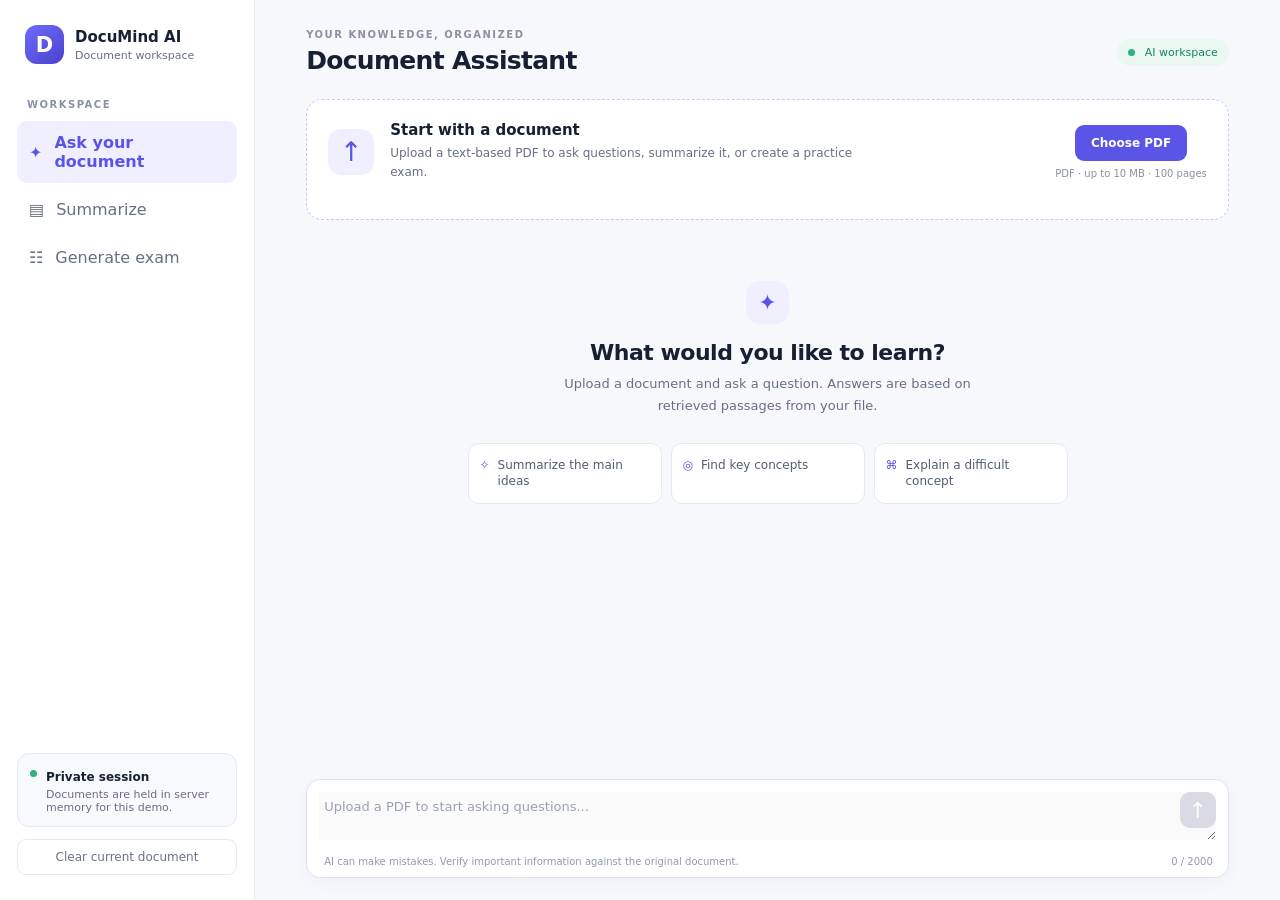
<file: index.html>
<!doctype html>
<html lang="en">
<head>
  <meta charset="utf-8">
  <meta name="viewport" content="width=device-width, initial-scale=1">
  <meta name="description" content="DocuMind AI helps you ask questions, summarize PDFs, and generate practice exams from your documents.">
  <title>DocuMind AI — Document Assistant</title>
  <link rel="stylesheet" href="style.css">
</head>
<body>
  <div class="app-shell">
    <aside class="sidebar">
      <div class="brand">
        <div class="brand-mark">D</div>
        <div>
          <strong>DocuMind AI</strong>
          <small>Document workspace</small>
        </div>
      </div>

      <div class="sidebar-label">WORKSPACE</div>

      <button class="nav-item active" id="nav-chat">
        ✦ <span>Ask your document</span>
      </button>
      <button class="nav-item" id="nav-summary">
        ▤ <span>Summarize</span>
      </button>
      <button class="nav-item" id="nav-exam">
        ☷ <span>Generate exam</span>
      </button>

      <div class="sidebar-bottom">
        <div class="privacy-note">
          <span class="dot"></span>
          <div>
            <strong>Private session</strong>
            <small>Documents are held in server memory for this demo.</small>
          </div>
        </div>
        <button class="clear-button" id="clear-doc">
          Clear current document
        </button>
      </div>
    </aside>

    <main class="main">
      <header class="topbar">
        <div>
          <div class="eyebrow">YOUR KNOWLEDGE, ORGANIZED</div>
          <h1>Document Assistant</h1>
        </div>
        <div class="status-pill">
          <span class="dot"></span> AI workspace
        </div>
      </header>

      <section class="upload-card" id="upload-card">
        <div class="upload-icon">↑</div>
        <div class="upload-copy">
          <h2>Start with a document</h2>
          <p>
            Upload a text-based PDF to ask questions,
            summarize it, or create a practice exam.
          </p>
        </div>

        <form id="upload-form">
          <input
            type="file"
            id="pdf-file"
            accept="application/pdf,.pdf"
            hidden
          >
          <button
            type="button"
            class="button button-primary"
            id="choose-file"
          >
            Choose PDF
          </button>
          <span class="file-limit">PDF · up to 10 MB · 100 pages</span>
        </form>

        <div id="upload-status" class="upload-status" role="status"></div>
      </section>

      <section class="document-banner hidden" id="document-banner">
        <div class="pdf-icon">PDF</div>
        <div class="doc-meta">
          <strong id="doc-name">Document.pdf</strong>
          <small id="doc-details">Processed document</small>
        </div>
        <span class="ready-pill">Ready</span>
      </section>

      <section class="workspace" id="workspace">
        <div class="welcome" id="welcome">
          <div class="welcome-spark">✦</div>
          <h2>What would you like to learn?</h2>
          <p>
            Upload a document and ask a question. Answers are based
            on retrieved passages from your file.
          </p>

          <div class="suggestions">
            <button
              class="suggestion"
              data-question="Summarize the main ideas in this document."
            >
              ✧ <span>Summarize the main ideas</span>
            </button>

            <button
              class="suggestion"
              data-question="What are the most important concepts I should study?"
            >
              ◎ <span>Find key concepts</span>
            </button>

            <button
              class="suggestion"
              data-question="Explain the most difficult concept in simple terms."
            >
              ⌘ <span>Explain a difficult concept</span>
            </button>
          </div>
        </div>

        <div
          id="output"
          class="output hidden"
          aria-live="polite"
        ></div>
      </section>

      <form id="chat-form" class="composer">
        <textarea
          id="question"
          rows="1"
          placeholder="Upload a PDF to start asking questions..."
          maxlength="2000"
          disabled
        ></textarea>

        <button
          class="send-button"
          type="submit"
          id="send-button"
          disabled
          aria-label="Send question"
        >
          ↑
        </button>

        <div class="composer-foot">
          <span>
            AI can make mistakes. Verify important information
            against the original document.
          </span>
          <span id="char-count">0 / 2000</span>
        </div>
      </form>

      <div class="toast" id="toast" role="status"></div>
    </main>
  </div>

  <script src="app.js"></script>
</body>
</html>
</file>
<file: style.css>
:root {
  --ink: #172033;
  --muted: #667085;
  --line: #e5e9f2;
  --bg: #f7f8fc;
  --primary: #5b55e7;
  --primary-dark: #4942cc;
  --soft: #efefff;
  --green: #16865c;
}

* {
  box-sizing: border-box;
}

body {
  margin: 0;
  font-family: Inter, ui-sans-serif, system-ui, -apple-system,
    BlinkMacSystemFont, "Segoe UI", sans-serif;
  background: var(--bg);
  color: var(--ink);
}

button,
textarea {
  font: inherit;
}

button {
  cursor: pointer;
}

button:disabled {
  cursor: not-allowed;
  opacity: 0.65;
}

.app-shell {
  min-height: 100vh;
  display: grid;
  grid-template-columns: 255px minmax(0, 1fr);
}

.sidebar {
  background: #fff;
  border-right: 1px solid var(--line);
  padding: 25px 17px;
  display: flex;
  flex-direction: column;
  min-height: 100vh;
}

.brand {
  display: flex;
  gap: 11px;
  align-items: center;
  padding: 0 8px 35px;
}

.brand-mark {
  width: 39px;
  height: 39px;
  border-radius: 12px;
  background: linear-gradient(140deg, #716bff, #4942cc);
  color: #fff;
  display: grid;
  place-items: center;
  font-weight: 800;
  font-size: 21px;
}

.brand strong {
  display: block;
  font-size: 15px;
}

.brand small,
.privacy-note small {
  display: block;
  color: var(--muted);
  font-size: 11px;
  margin-top: 3px;
}

.sidebar-label,
.eyebrow {
  font-size: 10px;
  letter-spacing: 1.5px;
  color: #8b91a5;
  font-weight: 750;
  padding: 0 10px 11px;
}

.nav-item {
  border: 0;
  background: transparent;
  color: #667085;
  width: 100%;
  display: flex;
  gap: 12px;
  align-items: center;
  padding: 12px;
  border-radius: 10px;
  text-align: left;
  margin-bottom: 5px;
}

.nav-item.active,
.nav-item:hover {
  background: var(--soft);
  color: var(--primary);
  font-weight: 650;
}

.sidebar-bottom {
  margin-top: auto;
}

.privacy-note {
  background: #f8f9fd;
  border: 1px solid var(--line);
  border-radius: 12px;
  padding: 12px;
  display: flex;
  gap: 9px;
  align-items: flex-start;
}

.privacy-note strong {
  font-size: 12px;
}

.dot {
  display: inline-block;
  width: 7px;
  height: 7px;
  background: #28b47b;
  border-radius: 50%;
  flex-shrink: 0;
  margin-top: 4px;
}

.clear-button {
  width: 100%;
  margin-top: 12px;
  border: 1px solid var(--line);
  background: #fff;
  color: #697386;
  padding: 10px;
  border-radius: 9px;
  font-size: 12px;
}

.clear-button:hover {
  background: #fff5f5;
  border-color: #efcaca;
}

.main {
  max-width: 1200px;
  width: 100%;
  margin: 0 auto;
  padding: 29px clamp(18px, 4vw, 56px) 22px;
  display: flex;
  flex-direction: column;
  min-height: 100vh;
}

.topbar {
  display: flex;
  justify-content: space-between;
  align-items: center;
  margin-bottom: 24px;
}

.eyebrow {
  padding: 0 0 6px;
}

.topbar h1 {
  margin: 0;
  font-size: 25px;
  letter-spacing: -0.7px;
}

.status-pill,
.ready-pill {
  font-size: 11px;
  background: #eaf8f1;
  color: var(--green);
  border-radius: 999px;
  padding: 7px 11px;
  white-space: nowrap;
}

.status-pill .dot {
  margin: 0 6px 0 0;
}

.upload-card {
  display: grid;
  grid-template-columns: auto 1fr auto;
  gap: 16px;
  align-items: center;
  background: #fff;
  border: 1px dashed #c8c9f7;
  border-radius: 16px;
  padding: 21px;
  margin-bottom: 16px;
}

.upload-icon {
  width: 46px;
  height: 46px;
  border-radius: 13px;
  background: var(--soft);
  color: var(--primary);
  font-size: 27px;
  display: grid;
  place-items: center;
}

.upload-copy h2 {
  font-size: 15px;
  margin: 0 0 5px;
}

.upload-copy p {
  font-size: 12px;
  line-height: 1.6;
  color: var(--muted);
  margin: 0;
  max-width: 470px;
}

.upload-card form {
  display: flex;
  flex-direction: column;
  align-items: center;
  gap: 7px;
}

.button {
  border: 0;
  border-radius: 9px;
  padding: 11px 16px;
  font-size: 12px;
  font-weight: 700;
}

.button-primary {
  background: var(--primary);
  color: #fff;
}

.button-primary:hover {
  background: var(--primary-dark);
}

.file-limit {
  font-size: 10px;
  color: #8990a2;
}

.upload-status {
  grid-column: 2 / 4;
  font-size: 12px;
  color: var(--muted);
  overflow-wrap: anywhere;
}

.document-banner {
  display: flex;
  gap: 12px;
  align-items: center;
  padding: 12px 15px;
  background: #fff;
  border: 1px solid var(--line);
  border-radius: 12px;
  margin-bottom: 14px;
}

.pdf-icon {
  background: #fff0f0;
  color: #d44848;
  border-radius: 8px;
  padding: 9px 7px;
  font-size: 10px;
  font-weight: 800;
}

.doc-meta {
  flex: 1;
  min-width: 0;
}

.doc-meta strong {
  font-size: 12px;
  display: block;
  overflow-wrap: anywhere;
}

.doc-meta small {
  font-size: 11px;
  color: var(--muted);
  display: block;
  margin-top: 4px;
}

.workspace {
  flex: 1;
  min-height: 310px;
}

.welcome {
  max-width: 600px;
  margin: 45px auto 35px;
  text-align: center;
}

.welcome-spark {
  margin: auto;
  background: var(--soft);
  color: var(--primary);
  width: 43px;
  height: 43px;
  display: grid;
  place-items: center;
  border-radius: 14px;
  font-size: 22px;
}

.welcome h2 {
  font-size: 22px;
  margin: 16px 0 8px;
  letter-spacing: -0.5px;
}

.welcome p {
  font-size: 13px;
  color: var(--muted);
  line-height: 1.7;
  margin: 0 auto;
  max-width: 440px;
}

.suggestions {
  display: grid;
  grid-template-columns: repeat(3, 1fr);
  gap: 9px;
  margin-top: 25px;
}

.suggestion {
  display: flex;
  gap: 8px;
  align-items: flex-start;
  text-align: left;
  background: #fff;
  border: 1px solid var(--line);
  border-radius: 11px;
  padding: 13px 11px;
  font-size: 12px;
  color: var(--primary);
  line-height: 1.4;
}

.suggestion span {
  color: #525d71;
}

.suggestion:hover {
  border-color: #aaa7ff;
  background: #fafaff;
}

.composer {
  position: relative;
  background: #fff;
  border: 1px solid #dfe3ee;
  border-radius: 14px;
  padding: 12px 12px 33px;
  box-shadow: 0 5px 18px #202d5008;
}

.composer textarea {
  width: 100%;
  resize: vertical;
  min-height: 48px;
  max-height: 140px;
  border: 0;
  outline: 0;
  color: var(--ink);
  padding: 7px 52px 5px 5px;
  font-size: 13px;
}

.composer textarea::placeholder {
  color: #9aa1b2;
}

.send-button {
  position: absolute;
  right: 12px;
  top: 12px;
  width: 36px;
  height: 36px;
  border: 0;
  border-radius: 10px;
  background: var(--primary);
  color: #fff;
  font-size: 22px;
}

.send-button:disabled {
  background: #c8c9d7;
  cursor: not-allowed;
}

.composer-foot {
  position: absolute;
  bottom: 10px;
  left: 17px;
  right: 15px;
  display: flex;
  justify-content: space-between;
  gap: 10px;
  font-size: 10px;
  color: #9299aa;
}

.output {
  padding: 7px 0 20px;
}

.message {
  background: #fff;
  border: 1px solid var(--line);
  border-radius: 13px;
  padding: 17px;
  margin: 10px 0;
  white-space: pre-wrap;
  overflow-wrap: anywhere;
  font-size: 13px;
  line-height: 1.8;
}

.message.user {
  background: #f0efff;
  border-color: #e0dfff;
  margin-left: 9%;
}

.message-label {
  font-size: 10px;
  text-transform: uppercase;
  letter-spacing: 1px;
  color: var(--primary);
  font-weight: 800;
  margin-bottom: 8px;
}

.sources {
  display: flex;
  flex-wrap: wrap;
  gap: 8px;
  margin-top: 12px;
}

.source {
  font-size: 11px;
  background: #f4f5fb;
  border: 1px solid var(--line);
  border-radius: 8px;
  padding: 8px;
  color: #5e6680;
  max-width: 100%;
  overflow-wrap: anywhere;
}

.output-actions {
  display: flex;
  gap: 9px;
  flex-wrap: wrap;
  margin-bottom: 12px;
}

.output-actions button {
  background: #fff;
  border: 1px solid var(--line);
  border-radius: 9px;
  padding: 9px 12px;
  font-size: 12px;
  color: #525d71;
}

.toast {
  position: fixed;
  bottom: 22px;
  right: 22px;
  max-width: 360px;
  background: #20263a;
  color: #fff;
  padding: 12px 16px;
  border-radius: 10px;
  font-size: 12px;
  opacity: 0;
  pointer-events: none;
  transition: opacity 0.2s;
  z-index: 10;
}

.toast.show {
  opacity: 1;
}

.hidden {
  display: none !important;
}

.loading {
  color: var(--muted);
}

@media (max-width: 900px) {
  .app-shell {
    grid-template-columns: 205px minmax(0, 1fr);
  }

  .upload-card {
    grid-template-columns: auto 1fr;
  }

  .upload-card form {
    grid-column: 2;
    align-items: flex-start;
  }

  .upload-status {
    grid-column: 1 / 3;
  }
}

@media (max-width: 650px) {
  .app-shell {
    display: block;
  }

  .sidebar {
    min-height: auto;
    padding: 13px;
    display: block;
    border-right: 0;
    border-bottom: 1px solid var(--line);
  }

  .brand {
    padding: 0 5px 12px;
  }

  .sidebar-label,
  .sidebar-bottom {
    display: none;
  }

  .nav-item {
    width: auto;
    display: inline-flex;
    padding: 9px 10px;
    font-size: 12px;
  }

  .main {
    padding: 20px 14px;
    min-height: calc(100vh - 100px);
  }

  .topbar h1 {
    font-size: 21px;
  }

  .status-pill {
    display: none;
  }

  .upload-card {
    padding: 15px;
    gap: 10px;
  }

  .upload-copy p {
    font-size: 11px;
  }

  .suggestions {
    grid-template-columns: 1fr;
  }

  .welcome {
    margin: 28px auto;
  }

  .workspace {
    min-height: 250px;
  }

  .composer-foot {
    font-size: 9px;
  }

  .composer-foot span:first-child {
    max-width: 75%;
  }
}
</file>
<file: static/style.css>
:root {
  --ink: #172033;
  --muted: #667085;
  --line: #e5e9f2;
  --bg: #f7f8fc;
  --primary: #5b55e7;
  --primary-dark: #4942cc;
  --soft: #efefff;
  --green: #16865c;
}

* {
  box-sizing: border-box;
}

body {
  margin: 0;
  font-family: Inter, ui-sans-serif, system-ui, -apple-system,
    BlinkMacSystemFont, "Segoe UI", sans-serif;
  background: var(--bg);
  color: var(--ink);
}

button,
textarea {
  font: inherit;
}

button {
  cursor: pointer;
}

button:disabled {
  cursor: not-allowed;
  opacity: 0.65;
}

.app-shell {
  min-height: 100vh;
  display: grid;
  grid-template-columns: 255px minmax(0, 1fr);
}

.sidebar {
  background: #fff;
  border-right: 1px solid var(--line);
  padding: 25px 17px;
  display: flex;
  flex-direction: column;
  min-height: 100vh;
}

.brand {
  display: flex;
  gap: 11px;
  align-items: center;
  padding: 0 8px 35px;
}

.brand-mark {
  width: 39px;
  height: 39px;
  border-radius: 12px;
  background: linear-gradient(140deg, #716bff, #4942cc);
  color: #fff;
  display: grid;
  place-items: center;
  font-weight: 800;
  font-size: 21px;
}

.brand strong {
  display: block;
  font-size: 15px;
}

.brand small,
.privacy-note small {
  display: block;
  color: var(--muted);
  font-size: 11px;
  margin-top: 3px;
}

.sidebar-label,
.eyebrow {
  font-size: 10px;
  letter-spacing: 1.5px;
  color: #8b91a5;
  font-weight: 750;
  padding: 0 10px 11px;
}

.nav-item {
  border: 0;
  background: transparent;
  color: #667085;
  width: 100%;
  display: flex;
  gap: 12px;
  align-items: center;
  padding: 12px;
  border-radius: 10px;
  text-align: left;
  margin-bottom: 5px;
}

.nav-item.active,
.nav-item:hover {
  background: var(--soft);
  color: var(--primary);
  font-weight: 650;
}

.sidebar-bottom {
  margin-top: auto;
}

.privacy-note {
  background: #f8f9fd;
  border: 1px solid var(--line);
  border-radius: 12px;
  padding: 12px;
  display: flex;
  gap: 9px;
  align-items: flex-start;
}

.privacy-note strong {
  font-size: 12px;
}

.dot {
  display: inline-block;
  width: 7px;
  height: 7px;
  background: #28b47b;
  border-radius: 50%;
  flex-shrink: 0;
  margin-top: 4px;
}

.clear-button {
  width: 100%;
  margin-top: 12px;
  border: 1px solid var(--line);
  background: #fff;
  color: #697386;
  padding: 10px;
  border-radius: 9px;
  font-size: 12px;
}

.clear-button:hover {
  background: #fff5f5;
  border-color: #efcaca;
}

.main {
  max-width: 1200px;
  width: 100%;
  margin: 0 auto;
  padding: 29px clamp(18px, 4vw, 56px) 22px;
  display: flex;
  flex-direction: column;
  min-height: 100vh;
}

.topbar {
  display: flex;
  justify-content: space-between;
  align-items: center;
  margin-bottom: 24px;
}

.eyebrow {
  padding: 0 0 6px;
}

.topbar h1 {
  margin: 0;
  font-size: 25px;
  letter-spacing: -0.7px;
}

.status-pill,
.ready-pill {
  font-size: 11px;
  background: #eaf8f1;
  color: var(--green);
  border-radius: 999px;
  padding: 7px 11px;
  white-space: nowrap;
}

.status-pill .dot {
  margin: 0 6px 0 0;
}

.upload-card {
  display: grid;
  grid-template-columns: auto 1fr auto;
  gap: 16px;
  align-items: center;
  background: #fff;
  border: 1px dashed #c8c9f7;
  border-radius: 16px;
  padding: 21px;
  margin-bottom: 16px;
}

.upload-icon {
  width: 46px;
  height: 46px;
  border-radius: 13px;
  background: var(--soft);
  color: var(--primary);
  font-size: 27px;
  display: grid;
  place-items: center;
}

.upload-copy h2 {
  font-size: 15px;
  margin: 0 0 5px;
}

.upload-copy p {
  font-size: 12px;
  line-height: 1.6;
  color: var(--muted);
  margin: 0;
  max-width: 470px;
}

.upload-card form {
  display: flex;
  flex-direction: column;
  align-items: center;
  gap: 7px;
}

.button {
  border: 0;
  border-radius: 9px;
  padding: 11px 16px;
  font-size: 12px;
  font-weight: 700;
}

.button-primary {
  background: var(--primary);
  color: #fff;
}

.button-primary:hover {
  background: var(--primary-dark);
}

.file-limit {
  font-size: 10px;
  color: #8990a2;
}

.upload-status {
  grid-column: 2 / 4;
  font-size: 12px;
  color: var(--muted);
  overflow-wrap: anywhere;
}

.document-banner {
  display: flex;
  gap: 12px;
  align-items: center;
  padding: 12px 15px;
  background: #fff;
  border: 1px solid var(--line);
  border-radius: 12px;
  margin-bottom: 14px;
}

.pdf-icon {
  background: #fff0f0;
  color: #d44848;
  border-radius: 8px;
  padding: 9px 7px;
  font-size: 10px;
  font-weight: 800;
}

.doc-meta {
  flex: 1;
  min-width: 0;
}

.doc-meta strong {
  font-size: 12px;
  display: block;
  overflow-wrap: anywhere;
}

.doc-meta small {
  font-size: 11px;
  color: var(--muted);
  display: block;
  margin-top: 4px;
}

.workspace {
  flex: 1;
  min-height: 310px;
}

.welcome {
  max-width: 600px;
  margin: 45px auto 35px;
  text-align: center;
}

.welcome-spark {
  margin: auto;
  background: var(--soft);
  color: var(--primary);
  width: 43px;
  height: 43px;
  display: grid;
  place-items: center;
  border-radius: 14px;
  font-size: 22px;
}

.welcome h2 {
  font-size: 22px;
  margin: 16px 0 8px;
  letter-spacing: -0.5px;
}

.welcome p {
  font-size: 13px;
  color: var(--muted);
  line-height: 1.7;
  margin: 0 auto;
  max-width: 440px;
}

.suggestions {
  display: grid;
  grid-template-columns: repeat(3, 1fr);
  gap: 9px;
  margin-top: 25px;
}

.suggestion {
  display: flex;
  gap: 8px;
  align-items: flex-start;
  text-align: left;
  background: #fff;
  border: 1px solid var(--line);
  border-radius: 11px;
  padding: 13px 11px;
  font-size: 12px;
  color: var(--primary);
  line-height: 1.4;
}

.suggestion span {
  color: #525d71;
}

.suggestion:hover {
  border-color: #aaa7ff;
  background: #fafaff;
}

.composer {
  position: relative;
  background: #fff;
  border: 1px solid #dfe3ee;
  border-radius: 14px;
  padding: 12px 12px 33px;
  box-shadow: 0 5px 18px #202d5008;
}

.composer textarea {
  width: 100%;
  resize: vertical;
  min-height: 48px;
  max-height: 140px;
  border: 0;
  outline: 0;
  color: var(--ink);
  padding: 7px 52px 5px 5px;
  font-size: 13px;
}

.composer textarea::placeholder {
  color: #9aa1b2;
}

.send-button {
  position: absolute;
  right: 12px;
  top: 12px;
  width: 36px;
  height: 36px;
  border: 0;
  border-radius: 10px;
  background: var(--primary);
  color: #fff;
  font-size: 22px;
}

.send-button:disabled {
  background: #c8c9d7;
  cursor: not-allowed;
}

.composer-foot {
  position: absolute;
  bottom: 10px;
  left: 17px;
  right: 15px;
  display: flex;
  justify-content: space-between;
  gap: 10px;
  font-size: 10px;
  color: #9299aa;
}

.output {
  padding: 7px 0 20px;
}

.message {
  background: #fff;
  border: 1px solid var(--line);
  border-radius: 13px;
  padding: 17px;
  margin: 10px 0;
  white-space: pre-wrap;
  overflow-wrap: anywhere;
  font-size: 13px;
  line-height: 1.8;
}

.message.user {
  background: #f0efff;
  border-color: #e0dfff;
  margin-left: 9%;
}

.message-label {
  font-size: 10px;
  text-transform: uppercase;
  letter-spacing: 1px;
  color: var(--primary);
  font-weight: 800;
  margin-bottom: 8px;
}

.sources {
  display: flex;
  flex-wrap: wrap;
  gap: 8px;
  margin-top: 12px;
}

.source {
  font-size: 11px;
  background: #f4f5fb;
  border: 1px solid var(--line);
  border-radius: 8px;
  padding: 8px;
  color: #5e6680;
  max-width: 100%;
  overflow-wrap: anywhere;
}

.output-actions {
  display: flex;
  gap: 9px;
  flex-wrap: wrap;
  margin-bottom: 12px;
}

.output-actions button {
  background: #fff;
  border: 1px solid var(--line);
  border-radius: 9px;
  padding: 9px 12px;
  font-size: 12px;
  color: #525d71;
}

.toast {
  position: fixed;
  bottom: 22px;
  right: 22px;
  max-width: 360px;
  background: #20263a;
  color: #fff;
  padding: 12px 16px;
  border-radius: 10px;
  font-size: 12px;
  opacity: 0;
  pointer-events: none;
  transition: opacity 0.2s;
  z-index: 10;
}

.toast.show {
  opacity: 1;
}

.hidden {
  display: none !important;
}

.loading {
  color: var(--muted);
}

@media (max-width: 900px) {
  .app-shell {
    grid-template-columns: 205px minmax(0, 1fr);
  }

  .upload-card {
    grid-template-columns: auto 1fr;
  }

  .upload-card form {
    grid-column: 2;
    align-items: flex-start;
  }

  .upload-status {
    grid-column: 1 / 3;
  }
}

@media (max-width: 650px) {
  .app-shell {
    display: block;
  }

  .sidebar {
    min-height: auto;
    padding: 13px;
    display: block;
    border-right: 0;
    border-bottom: 1px solid var(--line);
  }

  .brand {
    padding: 0 5px 12px;
  }

  .sidebar-label,
  .sidebar-bottom {
    display: none;
  }

  .nav-item {
    width: auto;
    display: inline-flex;
    padding: 9px 10px;
    font-size: 12px;
  }

  .main {
    padding: 20px 14px;
    min-height: calc(100vh - 100px);
  }

  .topbar h1 {
    font-size: 21px;
  }

  .status-pill {
    display: none;
  }

  .upload-card {
    padding: 15px;
    gap: 10px;
  }

  .upload-copy p {
    font-size: 11px;
  }

  .suggestions {
    grid-template-columns: 1fr;
  }

  .welcome {
    margin: 28px auto;
  }

  .workspace {
    min-height: 250px;
  }

  .composer-foot {
    font-size: 9px;
  }

  .composer-foot span:first-child {
    max-width: 75%;
  }
}
</file>
